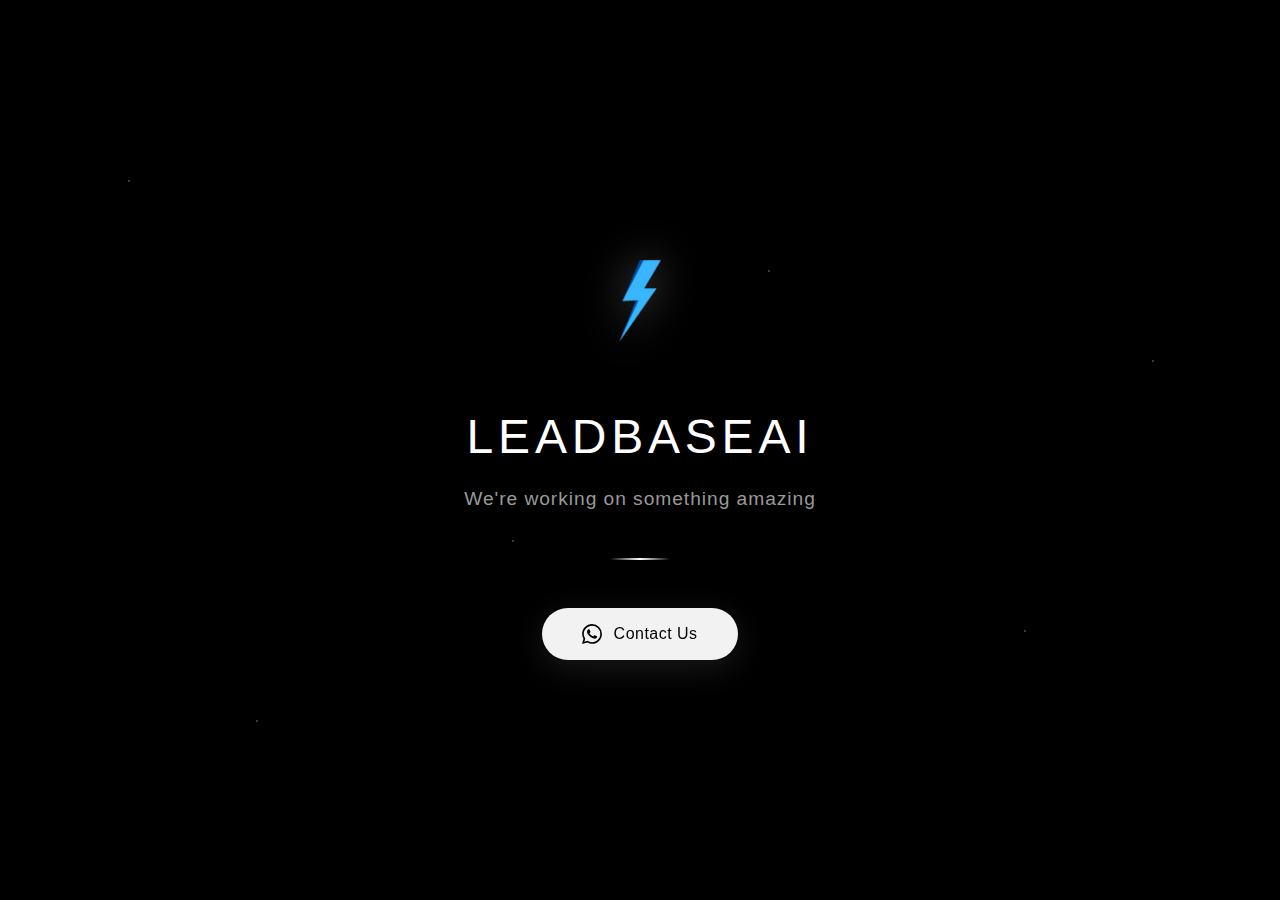
<file: index.html>
<!DOCTYPE html>
<html lang="en">
<head>
    <!-- Google tag (gtag.js) -->
    <script async src="https://www.googletagmanager.com/gtag/js?id=G-QGWXRP60W6"></script>
    <script>
      window.dataLayer = window.dataLayer || [];
      function gtag(){dataLayer.push(arguments);}
      gtag('js', new Date());
      gtag('config', 'G-QGWXRP60W6');
    </script>
    <meta charset="UTF-8">
    <meta name="viewport" content="width=device-width, initial-scale=1.0">
    <title>Coming Soon- LeadBaseAI</title>
    <link rel="shortcut icon" href="./logo.png" type="image/x-icon">
    <style>
        * {
            margin: 0;
            padding: 0;
            box-sizing: border-box;
        }

        body {
            font-family: -apple-system, BlinkMacSystemFont, 'Segoe UI', Roboto, 'Helvetica Neue', Arial, sans-serif;
            background: #000;
            color: #fff;
            min-height: 100vh;
            display: flex;
            align-items: center;
            justify-content: center;
            overflow: hidden;
        }

        .container {
            text-align: center;
            z-index: 10;
            padding: 2rem;
            max-width: 600px;
        }

        .logo {
            width: 120px;
            height: 120px;
            margin: 0 auto 3rem;
            animation: fadeInDown 1s ease-out;
        }

        .logo img {
            width: 100%;
            height: 100%;
            object-fit: contain;
            filter: drop-shadow(0 0 20px rgba(255, 255, 255, 0.3));
        }

        h1 {
            font-size: 3rem;
            font-weight: 300;
            letter-spacing: 0.1em;
            margin-bottom: 1.5rem;
            animation: fadeInUp 1s ease-out 0.3s both;
            text-transform: uppercase;
        }

        .subtitle {
            font-size: 1.2rem;
            font-weight: 300;
            color: #999;
            margin-bottom: 3rem;
            animation: fadeInUp 1s ease-out 0.6s both;
            letter-spacing: 0.05em;
        }

        .loader {
            width: 60px;
            height: 2px;
            background: linear-gradient(90deg, transparent, #fff, transparent);
            margin: 0 auto 3rem;
            animation: loading 2s infinite, fadeInUp 1s ease-out 0.9s both;
            position: relative;
            overflow: hidden;
        }

        .loader::after {
            content: '';
            position: absolute;
            top: 0;
            left: -100%;
            width: 100%;
            height: 100%;
            background: linear-gradient(90deg, transparent, rgba(255,255,255,0.8), transparent);
            animation: shimmer 2s infinite;
        }

        .contact-btn {
            display: inline-flex;
            align-items: center;
            justify-content: center;
            gap: 0.7rem;
            padding: 1rem 2.5rem;
            background: rgba(255, 255, 255, 0.95);
            color: #000;
            text-decoration: none;
            border: none;
            border-radius: 50px;
            font-size: 1rem;
            font-weight: 500;
            letter-spacing: 0.03em;
            transition: all 0.4s cubic-bezier(0.4, 0, 0.2, 1);
            animation: fadeInUp 1s ease-out 1.2s both;
            box-shadow: 0 8px 32px rgba(255, 255, 255, 0.1);
            backdrop-filter: blur(10px);
            position: relative;
            overflow: hidden;
        }

        .contact-btn::before {
            content: '';
            position: absolute;
            top: 0;
            left: -100%;
            width: 100%;
            height: 100%;
            background: linear-gradient(90deg, transparent, rgba(255, 255, 255, 0.3), transparent);
            transition: left 0.6s ease;
        }

        .contact-btn:hover::before {
            left: 100%;
        }

        .contact-btn:hover {
            transform: translateY(-3px);
            box-shadow: 0 12px 40px rgba(255, 255, 255, 0.2);
            background: rgba(255, 255, 255, 1);
        }

        .contact-btn:active {
            transform: translateY(-1px);
        }

        .contact-btn svg {
            width: 20px;
            height: 20px;
            position: relative;
            z-index: 1;
        }

        /* Background particles */
        .particle {
            position: absolute;
            width: 2px;
            height: 2px;
            background: rgba(255, 255, 255, 0.3);
            border-radius: 50%;
            animation: float 8s infinite ease-in-out;
        }

        .particle:nth-child(1) { left: 10%; top: 20%; animation-delay: 0s; animation-duration: 6s; }
        .particle:nth-child(2) { left: 20%; top: 80%; animation-delay: 2s; animation-duration: 8s; }
        .particle:nth-child(3) { left: 60%; top: 30%; animation-delay: 4s; animation-duration: 7s; }
        .particle:nth-child(4) { left: 80%; top: 70%; animation-delay: 1s; animation-duration: 9s; }
        .particle:nth-child(5) { left: 40%; top: 60%; animation-delay: 3s; animation-duration: 6s; }
        .particle:nth-child(6) { left: 90%; top: 40%; animation-delay: 5s; animation-duration: 8s; }

        @keyframes fadeInDown {
            from {
                opacity: 0;
                transform: translateY(-30px);
            }
            to {
                opacity: 1;
                transform: translateY(0);
            }
        }

        @keyframes fadeInUp {
            from {
                opacity: 0;
                transform: translateY(30px);
            }
            to {
                opacity: 1;
                transform: translateY(0);
            }
        }

        @keyframes loading {
            0%, 100% {
                opacity: 0.3;
            }
            50% {
                opacity: 1;
            }
        }

        @keyframes shimmer {
            0% {
                left: -100%;
            }
            100% {
                left: 200%;
            }
        }

        @keyframes float {
            0%, 100% {
                transform: translateY(0) translateX(0);
                opacity: 0;
            }
            10% {
                opacity: 0.3;
            }
            50% {
                transform: translateY(-50px) translateX(20px);
                opacity: 0.5;
            }
            90% {
                opacity: 0.3;
            }
        }

        @media (max-width: 768px) {
            h1 {
                font-size: 2rem;
            }
            .subtitle {
                font-size: 1rem;
            }
            .logo {
                width: 80px;
                height: 80px;
            }
        }
    </style>
</head>
<body>
    <!-- Background particles -->
    <div class="particle"></div>
    <div class="particle"></div>
    <div class="particle"></div>
    <div class="particle"></div>
    <div class="particle"></div>
    <div class="particle"></div>

    <div class="container">
        <div class="logo">
            <img src="logo.png" alt="Logo">
        </div>
        <h1>LeadBaseAI</h1>
        <p class="subtitle">We're working on something amazing</p>
        <div class="loader"></div>
        <a href="https://wa.me/8766334584" class="contact-btn" target="_blank">
            <svg width="20" height="20" viewBox="0 0 24 24" fill="currentColor">
                <path d="M17.472 14.382c-.297-.149-1.758-.867-2.03-.967-.273-.099-.471-.148-.67.15-.197.297-.767.966-.94 1.164-.173.199-.347.223-.644.075-.297-.15-1.255-.463-2.39-1.475-.883-.788-1.48-1.761-1.653-2.059-.173-.297-.018-.458.13-.606.134-.133.298-.347.446-.52.149-.174.198-.298.298-.497.099-.198.05-.371-.025-.52-.075-.149-.669-1.612-.916-2.207-.242-.579-.487-.5-.669-.51-.173-.008-.371-.01-.57-.01-.198 0-.52.074-.792.372-.272.297-1.04 1.016-1.04 2.479 0 1.462 1.065 2.875 1.213 3.074.149.198 2.096 3.2 5.077 4.487.709.306 1.262.489 1.694.625.712.227 1.36.195 1.871.118.571-.085 1.758-.719 2.006-1.413.248-.694.248-1.289.173-1.413-.074-.124-.272-.198-.57-.347m-5.421 7.403h-.004a9.87 9.87 0 01-5.031-1.378l-.361-.214-3.741.982.998-3.648-.235-.374a9.86 9.86 0 01-1.51-5.26c.001-5.45 4.436-9.884 9.888-9.884 2.64 0 5.122 1.03 6.988 2.898a9.825 9.825 0 012.893 6.994c-.003 5.45-4.437 9.884-9.885 9.884m8.413-18.297A11.815 11.815 0 0012.05 0C5.495 0 .16 5.335.157 11.892c0 2.096.547 4.142 1.588 5.945L.057 24l6.305-1.654a11.882 11.882 0 005.683 1.448h.005c6.554 0 11.89-5.335 11.893-11.893a11.821 11.821 0 00-3.48-8.413Z"/>
            </svg>
            Contact Us
        </a>
    </div>
</body>

</html>
</file>
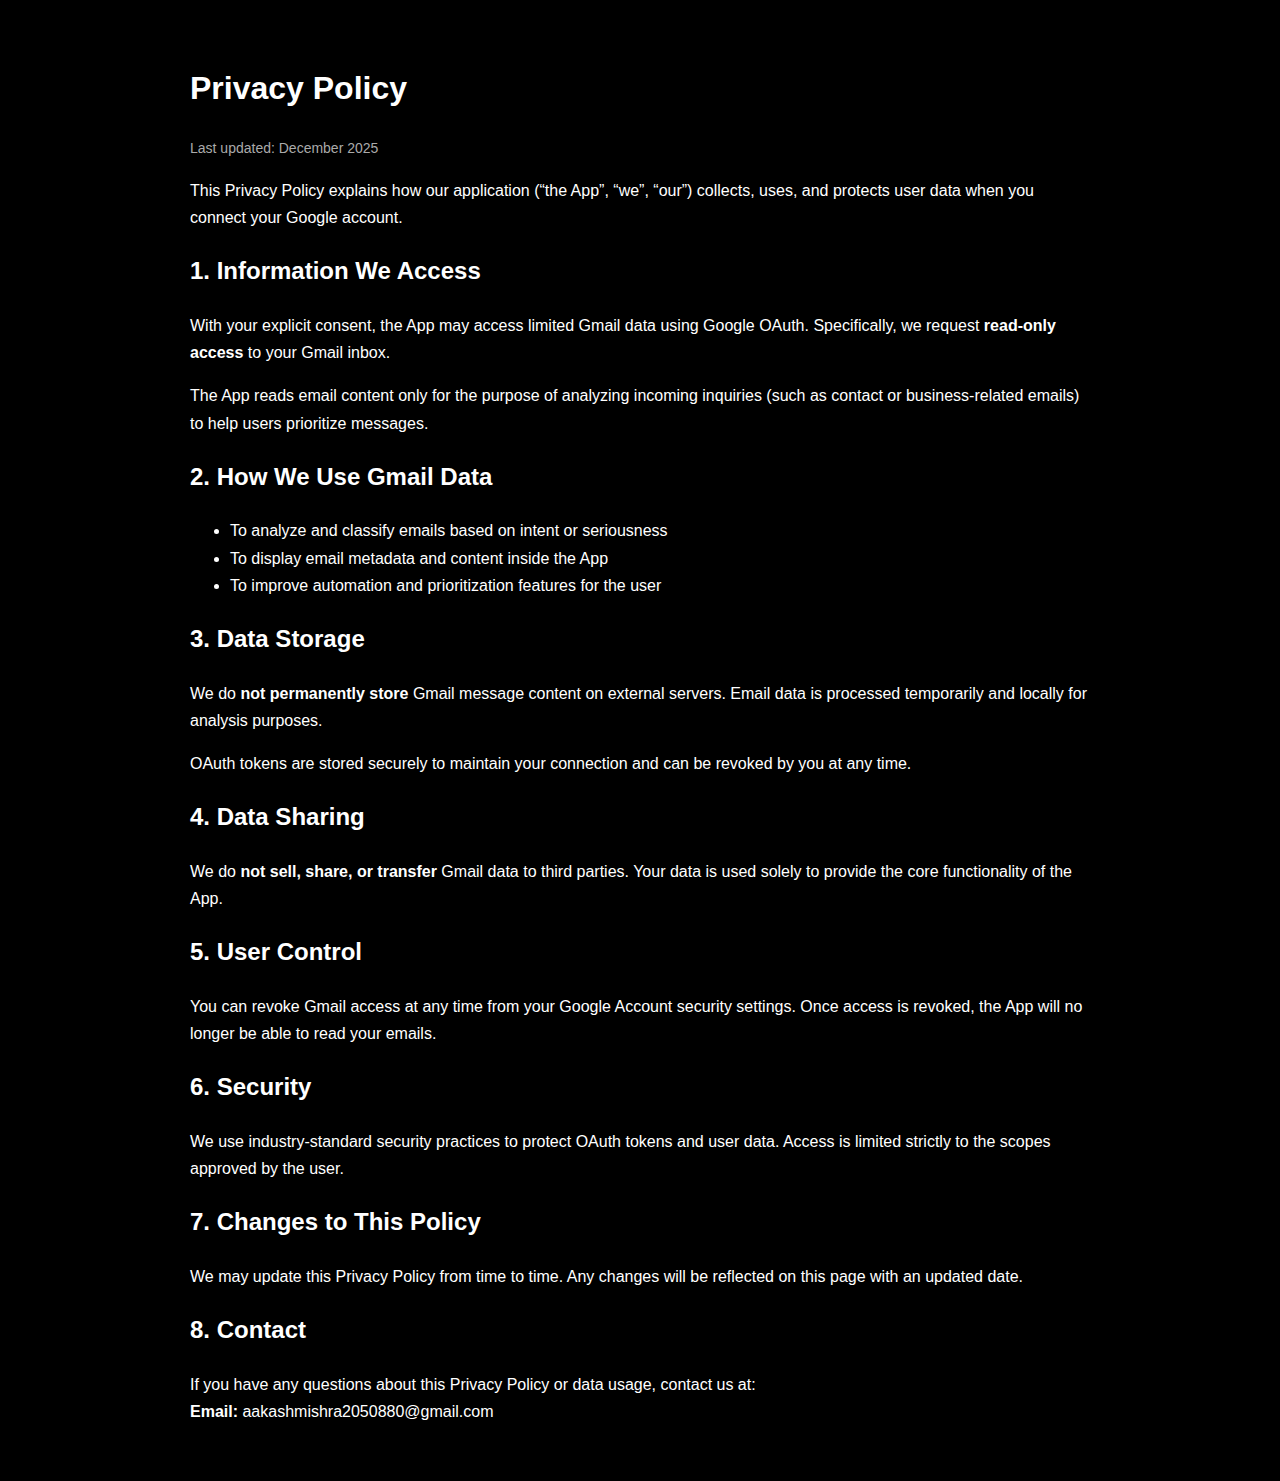
<file: privacy.html>
<!DOCTYPE html>
<html lang="en">
<head>
    <meta charset="UTF-8">
    <title>Privacy Policy</title>
    <style>
        body {
            margin: 0;
            padding: 40px;
            background-color: #000;
            color: #fff;
            font-family: Arial, Helvetica, sans-serif;
            line-height: 1.7;
        }
        h1, h2 {
            color: #ffffff;
        }
        a {
            color: #9ad1ff;
        }
        .container {
            max-width: 900px;
            margin: auto;
        }
        .muted {
            color: #aaa;
            font-size: 14px;
        }
    </style>
</head>
<body>
<div class="container">

    <h1>Privacy Policy</h1>
    <p class="muted">Last updated: December 2025</p>

    <p>
        This Privacy Policy explains how our application (“the App”, “we”, “our”) collects,
        uses, and protects user data when you connect your Google account.
    </p>

    <h2>1. Information We Access</h2>
    <p>
        With your explicit consent, the App may access limited Gmail data using Google OAuth.
        Specifically, we request <strong>read-only access</strong> to your Gmail inbox.
    </p>
    <p>
        The App reads email content only for the purpose of analyzing incoming inquiries
        (such as contact or business-related emails) to help users prioritize messages.
    </p>

    <h2>2. How We Use Gmail Data</h2>
    <ul>
        <li>To analyze and classify emails based on intent or seriousness</li>
        <li>To display email metadata and content inside the App</li>
        <li>To improve automation and prioritization features for the user</li>
    </ul>

    <h2>3. Data Storage</h2>
    <p>
        We do <strong>not permanently store</strong> Gmail message content on external servers.
        Email data is processed temporarily and locally for analysis purposes.
    </p>
    <p>
        OAuth tokens are stored securely to maintain your connection and can be revoked
        by you at any time.
    </p>

    <h2>4. Data Sharing</h2>
    <p>
        We do <strong>not sell, share, or transfer</strong> Gmail data to third parties.
        Your data is used solely to provide the core functionality of the App.
    </p>

    <h2>5. User Control</h2>
    <p>
        You can revoke Gmail access at any time from your Google Account security settings.
        Once access is revoked, the App will no longer be able to read your emails.
    </p>

    <h2>6. Security</h2>
    <p>
        We use industry-standard security practices to protect OAuth tokens and user data.
        Access is limited strictly to the scopes approved by the user.
    </p>

    <h2>7. Changes to This Policy</h2>
    <p>
        We may update this Privacy Policy from time to time. Any changes will be reflected
        on this page with an updated date.
    </p>

    <h2>8. Contact</h2>
    <p>
        If you have any questions about this Privacy Policy or data usage, contact us at:
        <br>
        <strong>Email:</strong> aakashmishra2050880@gmail.com
    </p>

</div>
</body>
</html>
</file>
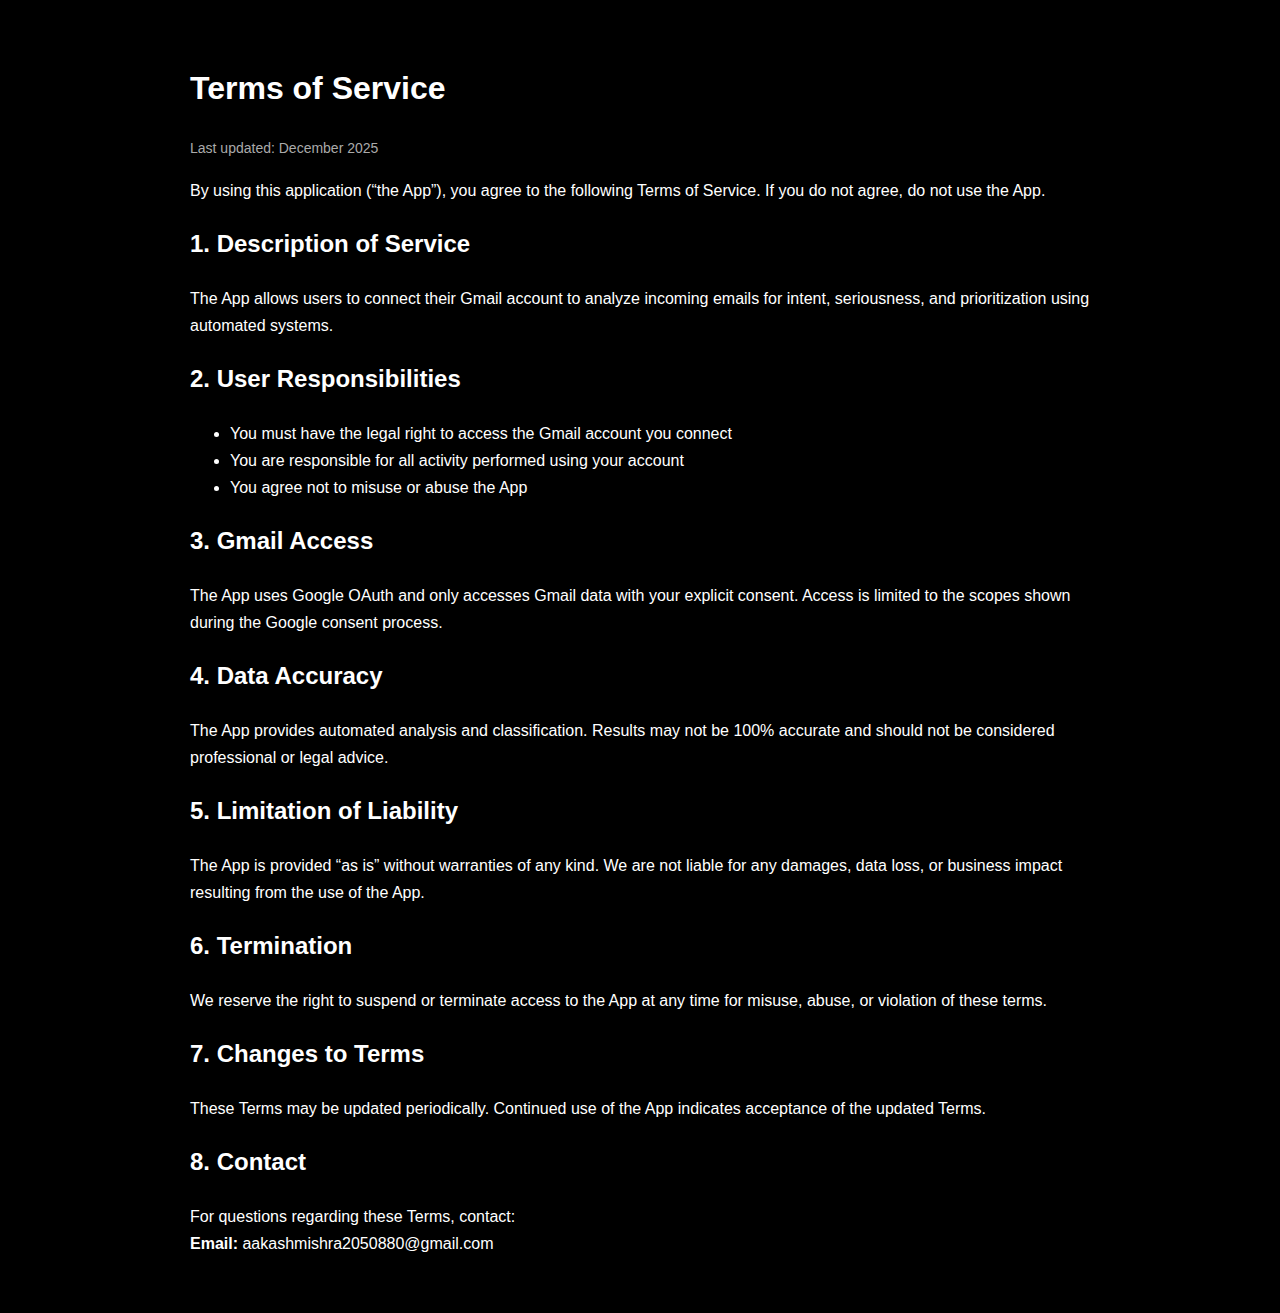
<file: terms - Copy.html>
<!DOCTYPE html>
<html lang="en">
<head>
    <meta charset="UTF-8">
    <title>Terms of Service</title>
    <style>
        body {
            margin: 0;
            padding: 40px;
            background-color: #000;
            color: #fff;
            font-family: Arial, Helvetica, sans-serif;
            line-height: 1.7;
        }
        h1, h2 {
            color: #ffffff;
        }
        a {
            color: #9ad1ff;
        }
        .container {
            max-width: 900px;
            margin: auto;
        }
        .muted {
            color: #aaa;
            font-size: 14px;
        }
    </style>
</head>
<body>
<div class="container">

    <h1>Terms of Service</h1>
    <p class="muted">Last updated: December 2025</p>

    <p>
        By using this application (“the App”), you agree to the following Terms of Service.
        If you do not agree, do not use the App.
    </p>

    <h2>1. Description of Service</h2>
    <p>
        The App allows users to connect their Gmail account to analyze incoming emails
        for intent, seriousness, and prioritization using automated systems.
    </p>

    <h2>2. User Responsibilities</h2>
    <ul>
        <li>You must have the legal right to access the Gmail account you connect</li>
        <li>You are responsible for all activity performed using your account</li>
        <li>You agree not to misuse or abuse the App</li>
    </ul>

    <h2>3. Gmail Access</h2>
    <p>
        The App uses Google OAuth and only accesses Gmail data with your explicit consent.
        Access is limited to the scopes shown during the Google consent process.
    </p>

    <h2>4. Data Accuracy</h2>
    <p>
        The App provides automated analysis and classification. Results may not be
        100% accurate and should not be considered professional or legal advice.
    </p>

    <h2>5. Limitation of Liability</h2>
    <p>
        The App is provided “as is” without warranties of any kind. We are not liable
        for any damages, data loss, or business impact resulting from the use of the App.
    </p>

    <h2>6. Termination</h2>
    <p>
        We reserve the right to suspend or terminate access to the App at any time
        for misuse, abuse, or violation of these terms.
    </p>

    <h2>7. Changes to Terms</h2>
    <p>
        These Terms may be updated periodically. Continued use of the App indicates
        acceptance of the updated Terms.
    </p>

    <h2>8. Contact</h2>
    <p>
        For questions regarding these Terms, contact:
        <br>
        <strong>Email:</strong> aakashmishra2050880@gmail.com
    </p>

</div>
</body>
</html>
</file>
